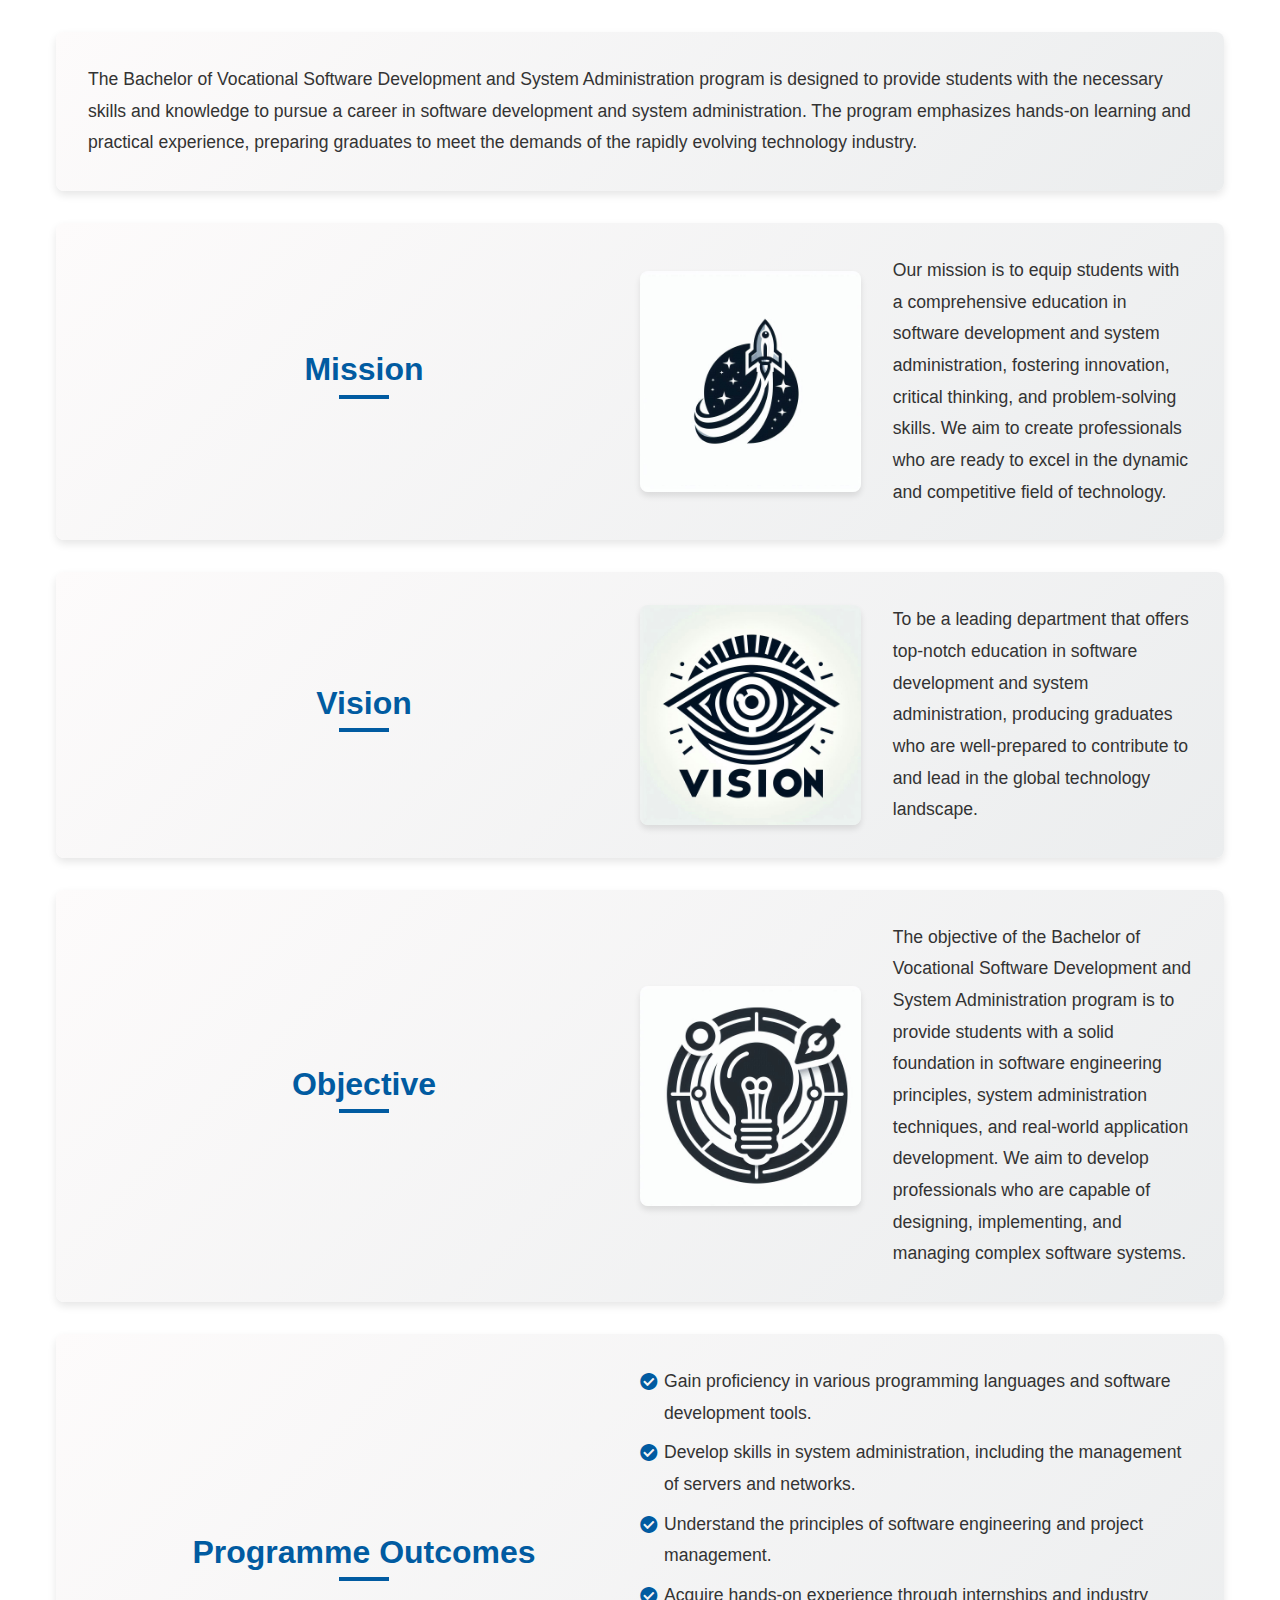
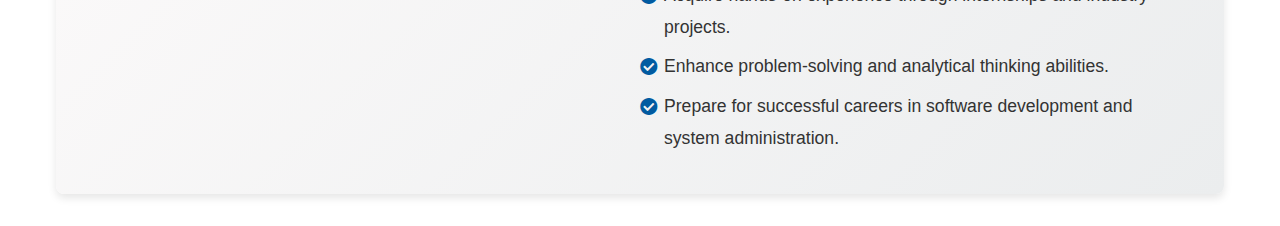
<file: Main/test.html>
<!DOCTYPE html>
<html lang="en">
<head>
    <meta charset="UTF-8">
    <meta name="viewport" content="width=device-width, initial-scale=1.0">
    <title>Bachelor of Vocational Software Development and System Administration</title>
    <!-- Bootstrap CSS -->
    <link href="https://stackpath.bootstrapcdn.com/bootstrap/4.5.2/css/bootstrap.min.css" rel="stylesheet">
    <link rel="stylesheet" href="https://cdnjs.cloudflare.com/ajax/libs/font-awesome/5.15.3/css/all.min.css">
    <style>
        

        main {
            max-width: 1200px;
            margin: 2rem auto;
            padding: 0 1rem;
        }

        .section {
            margin-bottom: 2rem;
            padding: 2rem;
            border-radius: 0.5rem;
            background: linear-gradient(135deg, #fdfbfb 0%, #ebedee 100%);
            box-shadow: 0 4px 8px rgba(0, 0, 0, 0.1);
            display: flex;
            align-items: center;
            overflow: hidden;
            transition: transform 0.3s ease-in-out, box-shadow 0.3s ease-in-out;
        }

        .section:hover {
            transform: translateY(-10px);
            box-shadow: 0 8px 16px rgba(0, 0, 0, 0.2);
        }

        .section-header {
            margin-bottom: 1.5rem;
            text-align: center;
            flex: 1 1 100%;
        }

        .section-header h2 {
            font-size: 2rem;
            color: #015BA1;
            margin: 0;
            font-weight: 600;
            position: relative;
        }

        .section-header h2::after {
            content: "";
            width: 50px;
            height: 4px;
            background-color: #015BA1;
            position: absolute;
            bottom: -10px;
            left: 50%;
            transform: translateX(-50%);
        }

        .section-content {
            font-size: 1.1rem;
            color: #333;
            line-height: 1.8;
            display: flex;
            align-items: center;
            flex: 1 1 100%;
        }

        .section-content img {
            flex: 0 0 40%;
            width: 40%;
            height: auto;
            border-radius: 0.5rem;
            object-fit: cover;
            box-shadow: 0 4px 6px rgba(0, 0, 0, 0.1);
            margin-right: 2rem;
        }

        .section-content p, .section-content ul {
            flex: 1 1 60%;
            margin: 0;
        }

        .section-content ul {
            list-style-type: none;
            padding: 0;
        }

        .section-content ul li {
            margin-bottom: 0.5rem;
            padding-left: 1.5rem;
            position: relative;
        }

        .section-content ul li::before {
            content: "\f058";
            font-family: 'Font Awesome 5 Free';
            font-weight: 900;
            color: #015BA1;
            position: absolute;
            left: 0;
            top: 0;
        }


        @media (max-width: 767px) {
            .section {
                padding: 1rem;
                flex-direction: column;
                align-items: flex-start;
            }

            .section-content {
                flex-direction: column;
            }

            .section-content img {
                width: 50%;
                margin: 0 0 1rem 0;
            }

            .section-content p, .section-content ul {
                width: 100%;
            }
        }

        @media (max-width: 575px) {
            header h1 {
                font-size: 2rem;
            }

            .section-header h2 {
                font-size: 1.5rem;
            }

            .section-content {
                font-size: 1rem;
            }
        }
    </style>
</head>
<body>
   
    
    <main>
        <section id="department-profile" class="section">
            
            <div class="section-content">
                <p>
                    The Bachelor of Vocational Software Development and System Administration program is designed to provide 
                    students with the necessary skills and knowledge to pursue a career in software development and system 
                    administration. The program emphasizes hands-on learning and practical experience, preparing graduates 
                    to meet the demands of the rapidly evolving technology industry.
                </p>
            </div>
        </section>

        <section id="mission" class="section">
            <div class="section-header">
                <h2>Mission</h2>
            </div>
            <div class="section-content">
                <img src="images/mission.jpeg" alt="Mission Image">
                <p>
                    Our mission is to equip students with a comprehensive education in software development and system 
                    administration, fostering innovation, critical thinking, and problem-solving skills. We aim to create 
                    professionals who are ready to excel in the dynamic and competitive field of technology.
                </p>
            </div>
        </section>

        <section id="vision" class="section">
            <div class="section-header">
                <h2>Vision</h2>
            </div>
            <div class="section-content">
                <img src="images/vision.jpeg" alt="Vision Image">
                <p>
                    To be a leading department that offers top-notch education in software development and system 
                    administration, producing graduates who are well-prepared to contribute to and lead in the global 
                    technology landscape.
                </p>
            </div>
        </section>

        <section id="objective" class="section">
            <div class="section-header">
                <h2>Objective</h2>
            </div>
            <div class="section-content">
                <img src="images/objective.jpeg" alt="Objective Image">
                <p>
                    The objective of the Bachelor of Vocational Software Development and System Administration program is to 
                    provide students with a solid foundation in software engineering principles, system administration 
                    techniques, and real-world application development. We aim to develop professionals who are capable of 
                    designing, implementing, and managing complex software systems.
                </p>
            </div>
        </section>

        <section id="programme-outcomes" class="section">
            <div class="section-header">
                <h2>Programme Outcomes</h2>
            </div>
            <div class="section-content">
                <ul>
                    <li>Gain proficiency in various programming languages and software development tools.</li>
                    <li>Develop skills in system administration, including the management of servers and networks.</li>
                    <li>Understand the principles of software engineering and project management.</li>
                    <li>Acquire hands-on experience through internships and industry projects.</li>
                    <li>Enhance problem-solving and analytical thinking abilities.</li>
                    <li>Prepare for successful careers in software development and system administration.</li>
                </ul>
            </div>
        </section>
    </main>

    <!-- Bootstrap JS and dependencies -->
    <script src="https://code.jquery.com/jquery-3.5.1.slim.min.js"></script>
    <script src="https://cdn.jsdelivr.net/npm/@popperjs/core@2.5.3/dist/umd/popper.min.js"></script>
    <script src="https://stackpath.bootstrapcdn.com/bootstrap/4.5.2/js/bootstrap.min.js"></script>
</body>
</html>
</file>
